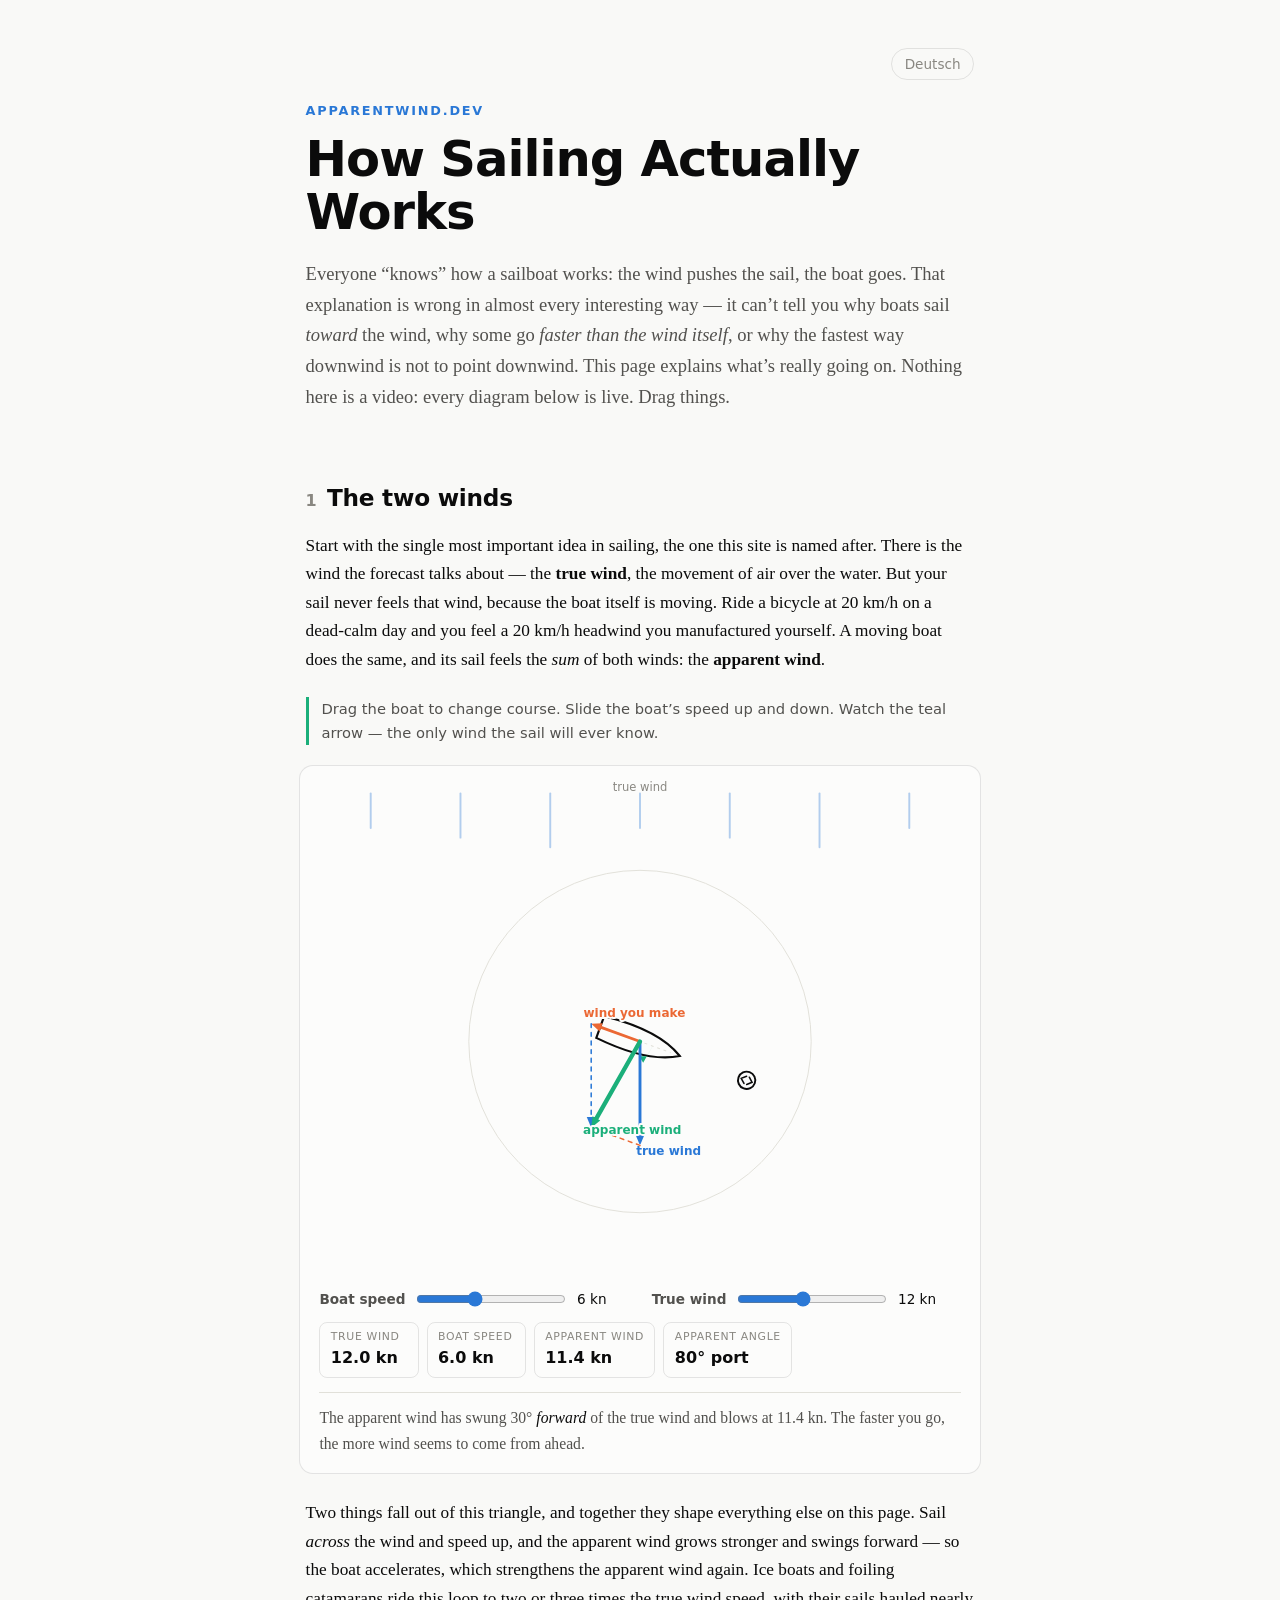
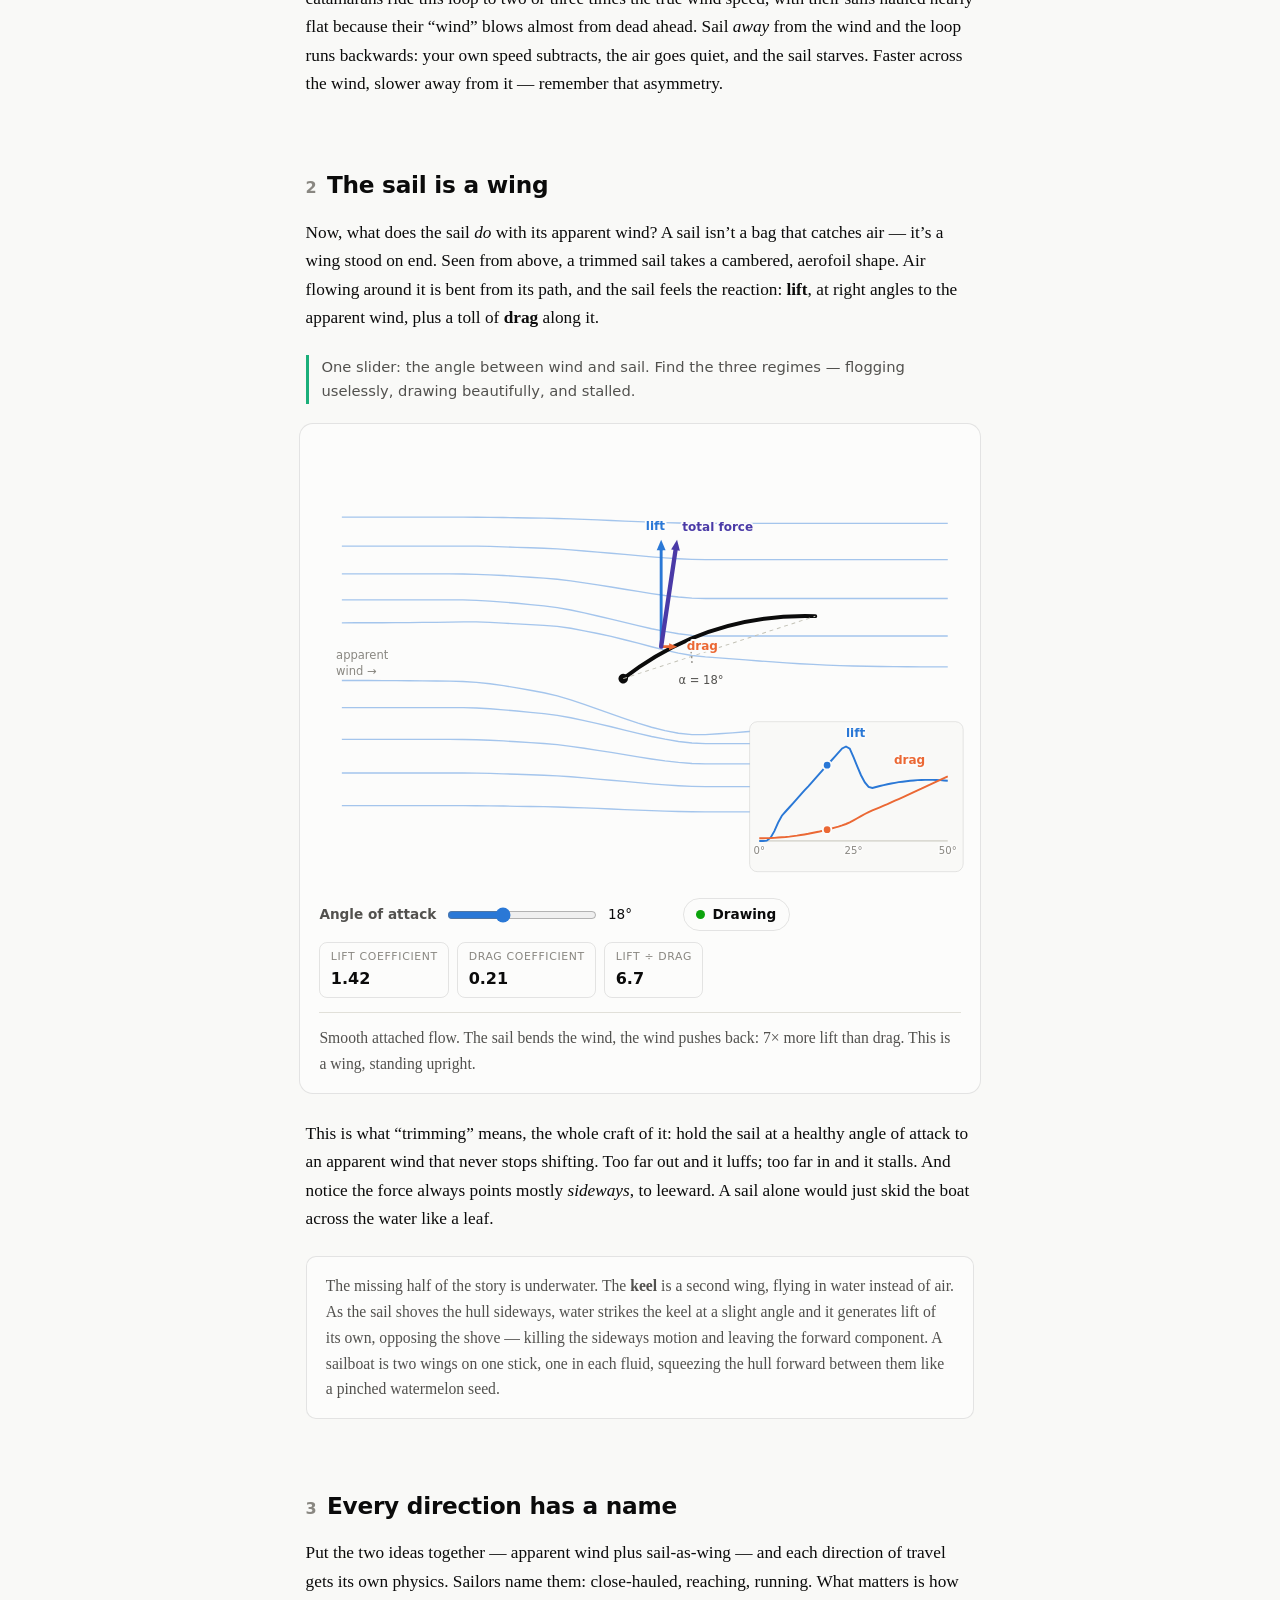
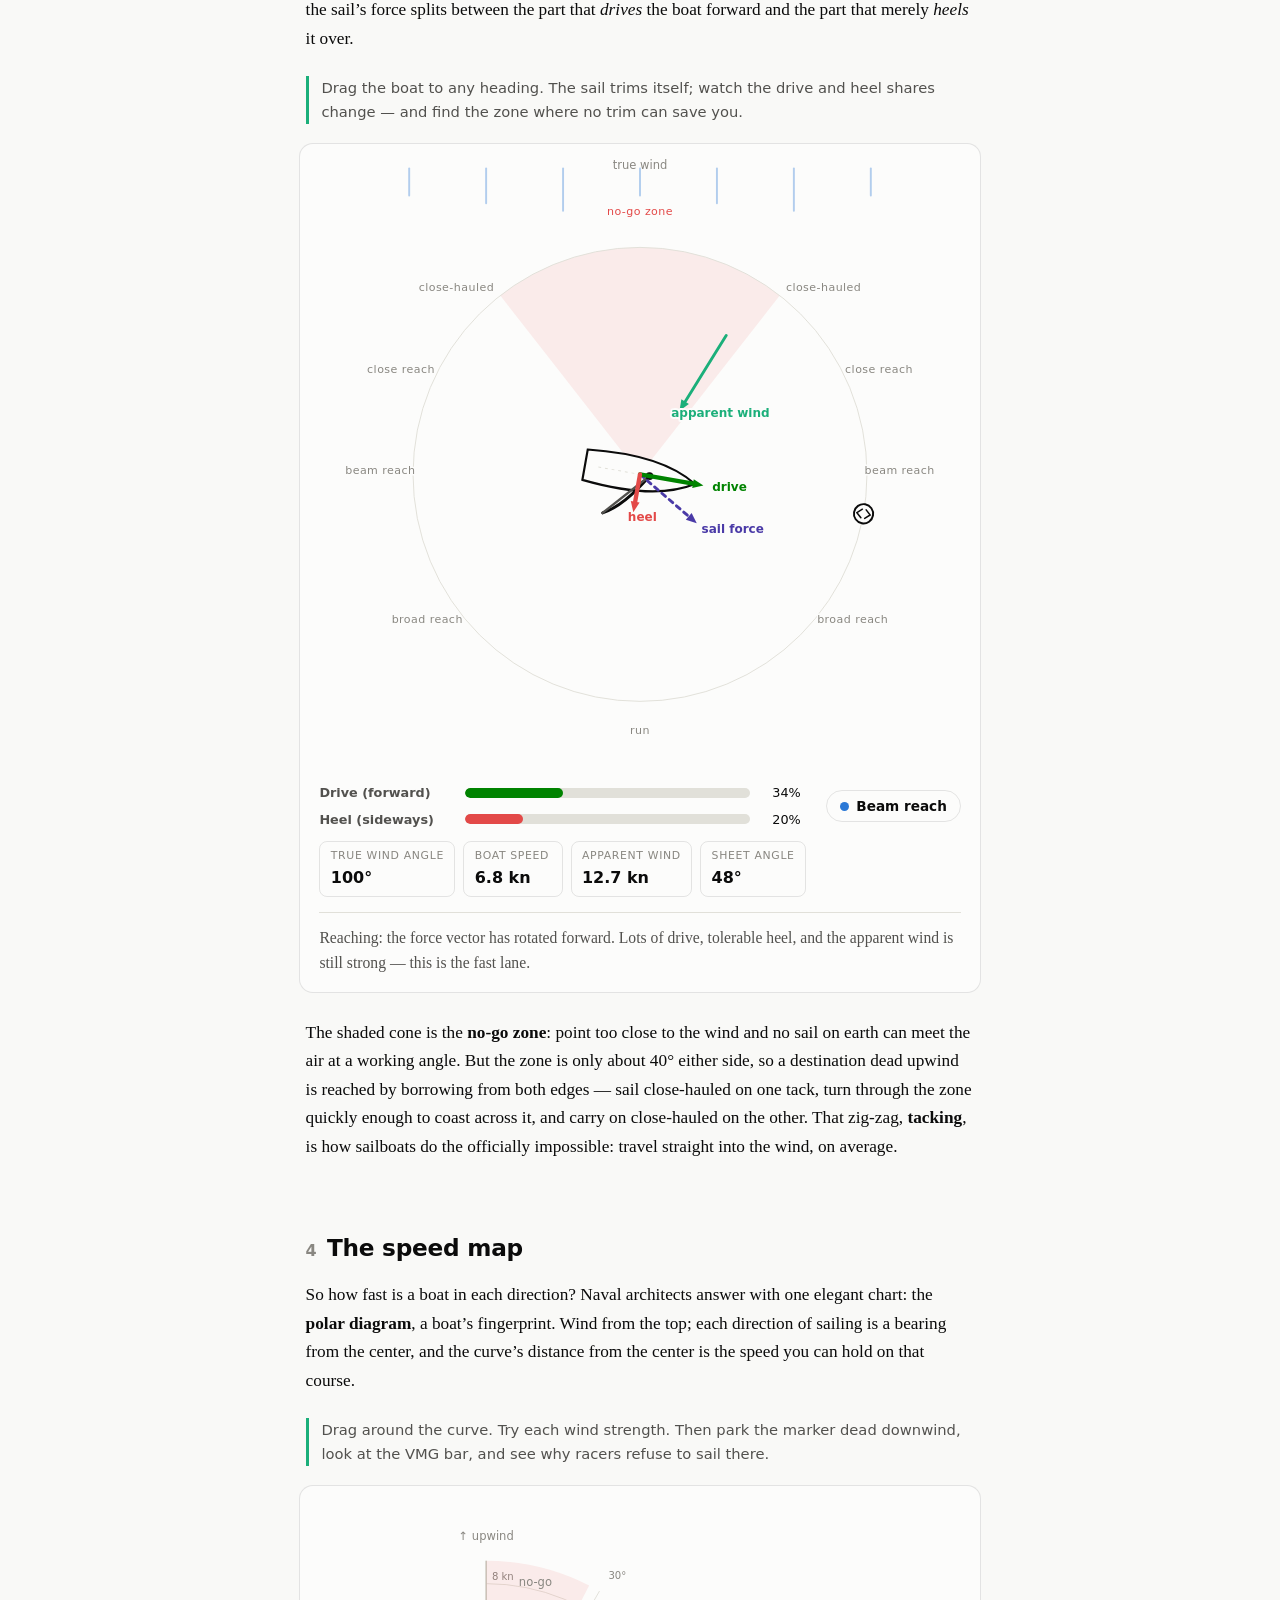
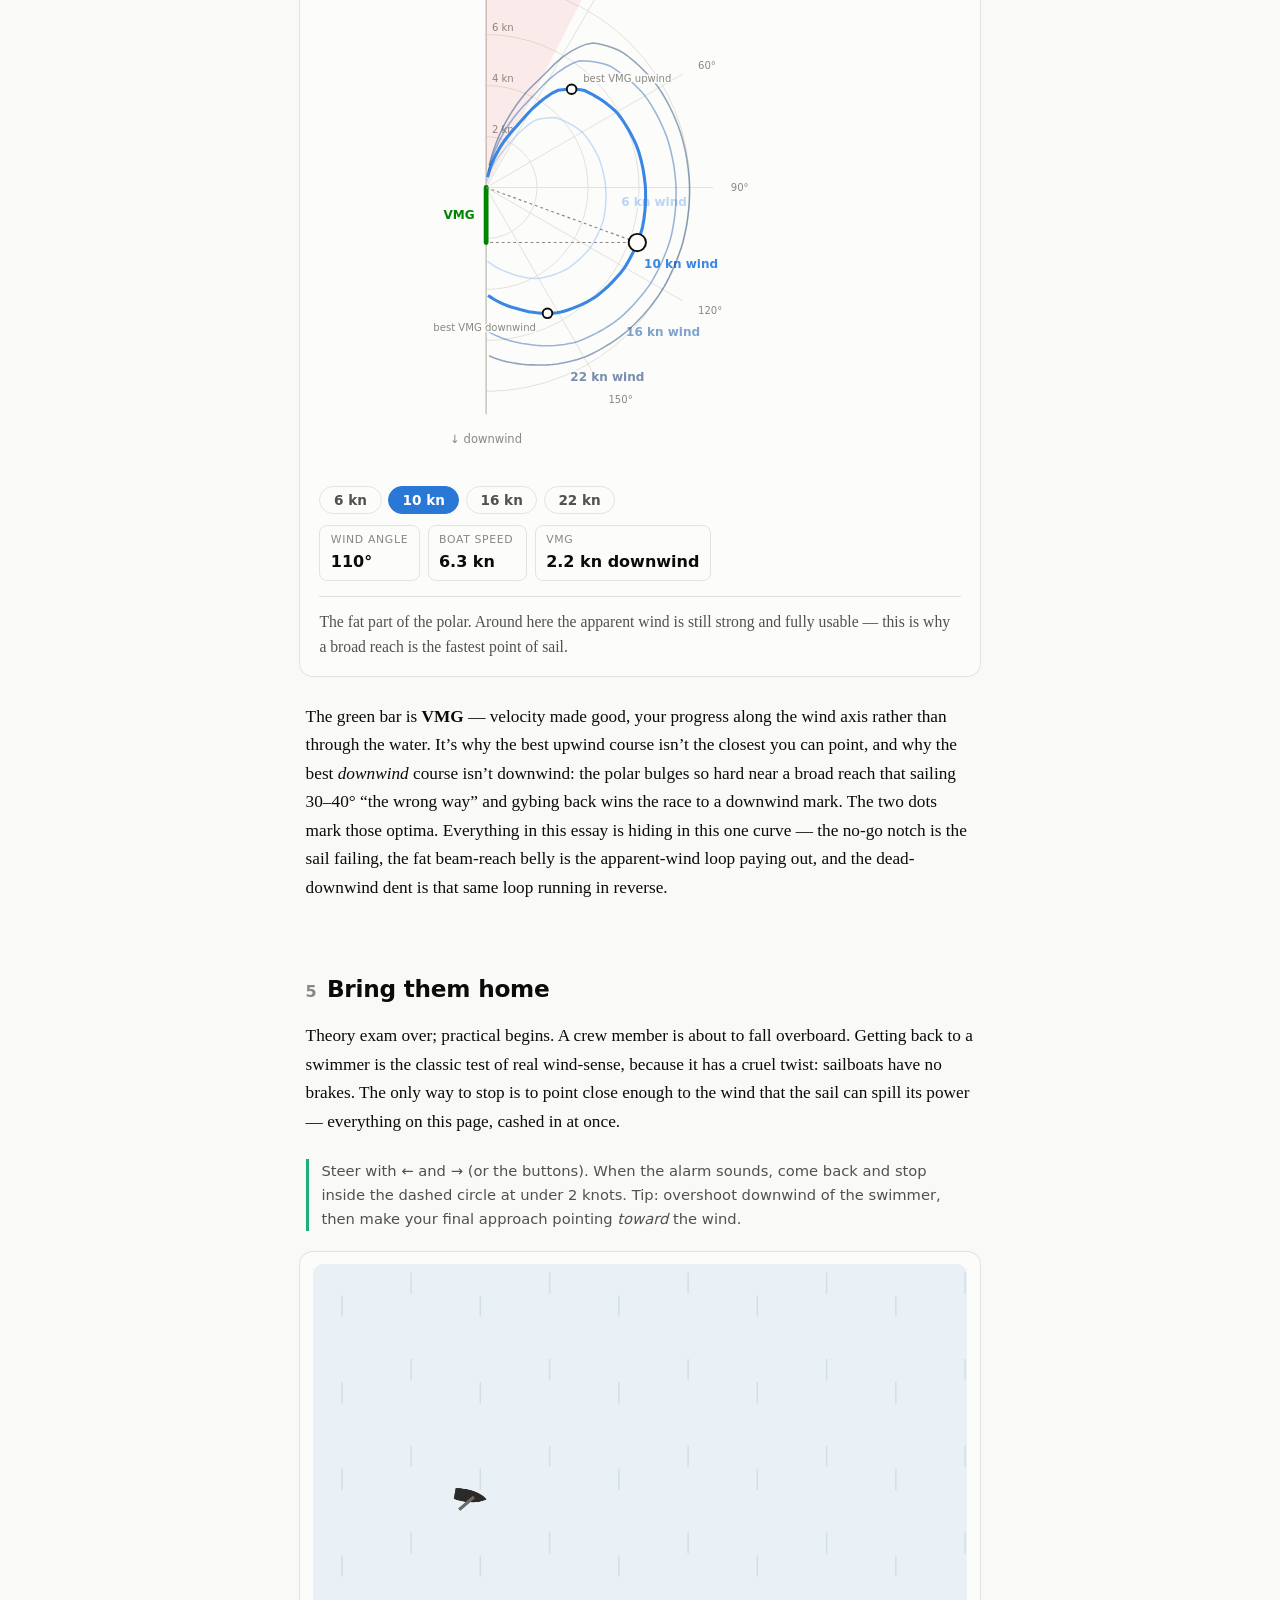
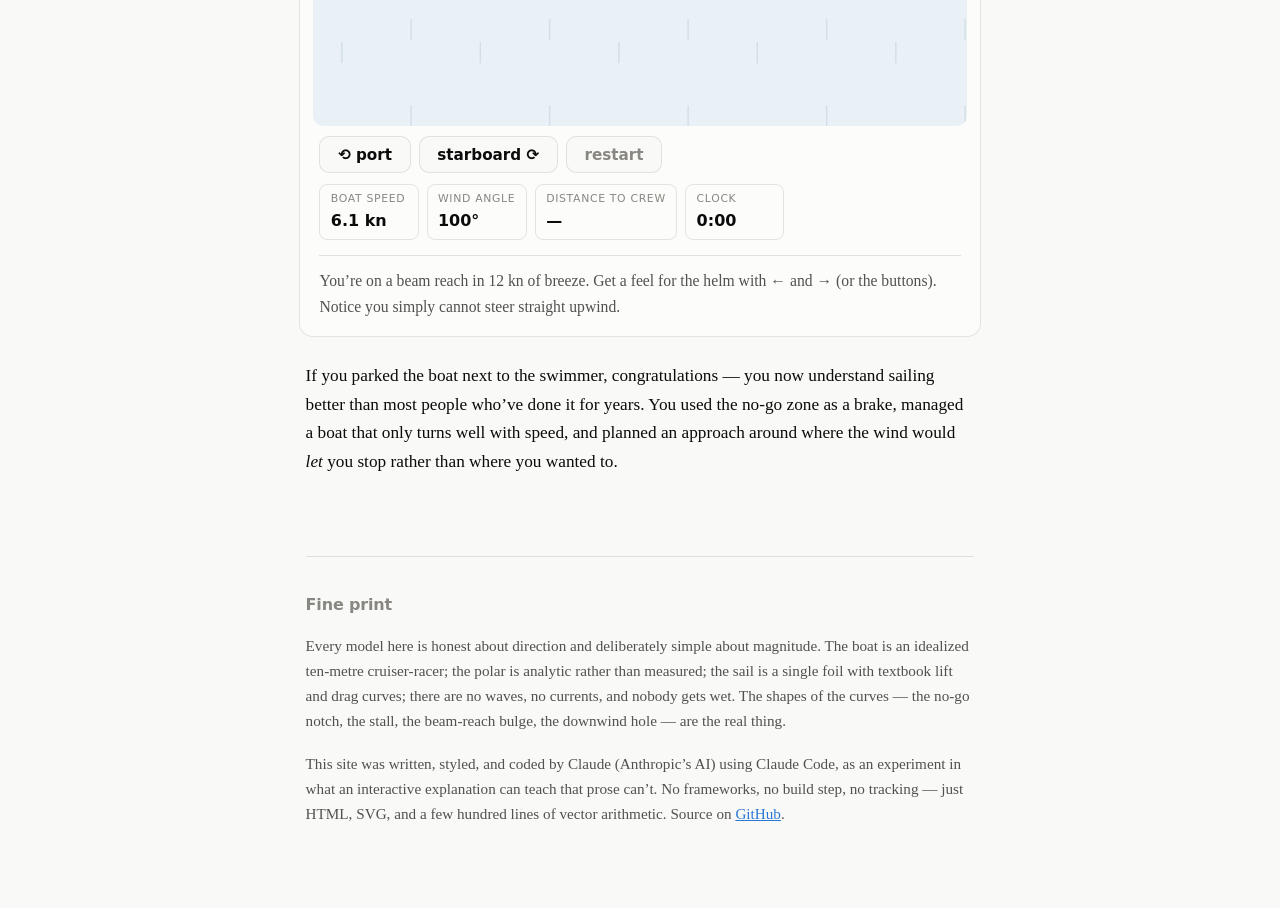
<file: index.html>
<!doctype html>
<html lang="en">
<head>
<meta charset="utf-8">
<meta name="viewport" content="width=device-width, initial-scale=1">
<title>How Sailing Actually Works — apparentwind.dev</title>
<meta name="description" content="An interactive essay on the physics of sailing: apparent wind, sails as wings, points of sail, polar diagrams — and a crew-overboard drill to prove you've got it.">
<link rel="canonical" href="https://apparentwind.dev/">
<link rel="alternate" hreflang="en" href="https://apparentwind.dev/">
<link rel="alternate" hreflang="de" href="https://apparentwind.dev/de/">
<link rel="icon" href="favicon.svg" type="image/svg+xml">
<meta property="og:title" content="How Sailing Actually Works">
<meta property="og:description" content="Drag the boat, trim the sail, read the polar. An explorable explanation of sailing physics.">
<meta property="og:url" content="https://apparentwind.dev/">
<meta property="og:type" content="article">
<link rel="stylesheet" href="css/style.css">
</head>
<body>

<header class="masthead">
  <nav class="lang-switch"><a href="de/" lang="de">Deutsch</a></nav>
  <p class="eyebrow">apparentwind.dev</p>
  <h1>How Sailing Actually Works</h1>
  <p class="standfirst">
    Everyone “knows” how a sailboat works: the wind pushes the sail, the boat goes.
    That explanation is wrong in almost every interesting way — it can’t tell you why
    boats sail <em>toward</em> the wind, why some go <em>faster than the wind itself</em>,
    or why the fastest way downwind is not to point downwind.
    This page explains what’s really going on. Nothing here is a video:
    every diagram below is live. Drag things.
  </p>
</header>

<main>

<section>
  <h2><span class="section-num">1</span> The two winds</h2>
  <p>
    Start with the single most important idea in sailing, the one this site is named
    after. There is the wind the forecast talks about — the <strong>true wind</strong>,
    the movement of air over the water. But your sail never feels that wind, because
    the boat itself is moving. Ride a bicycle at 20&nbsp;km/h on a dead-calm day and
    you feel a 20&nbsp;km/h headwind you manufactured yourself. A moving boat does the
    same, and its sail feels the <em>sum</em> of both winds: the
    <strong>apparent wind</strong>.
  </p>
  <p class="instruction">
    Drag the boat to change course. Slide the boat’s speed up and down.
    Watch the teal arrow — the only wind the sail will ever know.
  </p>

  <figure class="widget" id="widget-apparent">
    <div class="widget-stage"></div>
    <div class="widget-controls"></div>
    <div class="widget-readouts"></div>
    <p class="widget-live" aria-live="polite"></p>
  </figure>

  <p>
    Two things fall out of this triangle, and together they shape everything else on
    this page. Sail <em>across</em> the wind and speed up, and the apparent wind grows
    stronger and swings forward — so the boat accelerates, which strengthens the
    apparent wind again. Ice boats and foiling catamarans ride this loop to two or
    three times the true wind speed, with their sails hauled nearly flat because their
    “wind” blows almost from dead ahead. Sail <em>away</em> from the wind and the
    loop runs backwards: your own speed subtracts, the air goes quiet, and the sail
    starves. Faster across the wind, slower away from it — remember that asymmetry.
  </p>
</section>

<section>
  <h2><span class="section-num">2</span> The sail is a wing</h2>
  <p>
    Now, what does the sail <em>do</em> with its apparent wind? A sail isn’t a bag
    that catches air — it’s a wing stood on end. Seen from above, a trimmed sail
    takes a cambered, aerofoil shape. Air flowing around it is bent from its path,
    and the sail feels the reaction: <strong>lift</strong>, at right angles to the
    apparent wind, plus a toll of <strong>drag</strong> along it.
  </p>
  <p class="instruction">
    One slider: the angle between wind and sail. Find the three regimes —
    flogging uselessly, drawing beautifully, and stalled.
  </p>

  <figure class="widget" id="widget-sail">
    <div class="widget-stage"></div>
    <div class="widget-controls"></div>
    <div class="widget-readouts"></div>
    <p class="widget-live" aria-live="polite"></p>
  </figure>

  <p>
    This is what “trimming” means, the whole craft of it: hold the sail at a healthy
    angle of attack to an apparent wind that never stops shifting. Too far out and it
    luffs; too far in and it stalls. And notice the force always points mostly
    <em>sideways</em>, to leeward. A sail alone would just skid the boat across the
    water like a leaf.
  </p>
  <aside class="note">
    <p>
      The missing half of the story is underwater. The <strong>keel</strong> is a
      second wing, flying in water instead of air. As the sail shoves the hull
      sideways, water strikes the keel at a slight angle and it generates lift of its
      own, opposing the shove — killing the sideways motion and leaving the forward
      component. A sailboat is two wings on one stick, one in each fluid,
      squeezing the hull forward between them like a pinched watermelon seed.
    </p>
  </aside>
</section>

<section>
  <h2><span class="section-num">3</span> Every direction has a name</h2>
  <p>
    Put the two ideas together — apparent wind plus sail-as-wing — and each direction
    of travel gets its own physics. Sailors name them: close-hauled, reaching,
    running. What matters is how the sail’s force splits between the part that
    <em>drives</em> the boat forward and the part that merely <em>heels</em> it over.
  </p>
  <p class="instruction">
    Drag the boat to any heading. The sail trims itself; watch the drive and heel
    shares change — and find the zone where no trim can save you.
  </p>

  <figure class="widget" id="widget-points">
    <div class="widget-stage"></div>
    <div class="widget-controls"></div>
    <div class="widget-readouts"></div>
    <p class="widget-live" aria-live="polite"></p>
  </figure>

  <p>
    The shaded cone is the <strong>no-go zone</strong>: point too close to the wind
    and no sail on earth can meet the air at a working angle. But the zone is only
    about 40° either side, so a destination dead upwind is reached by borrowing from
    both edges — sail close-hauled on one tack, turn through the zone quickly enough
    to coast across it, and carry on close-hauled on the other. That zig-zag,
    <strong>tacking</strong>, is how sailboats do the officially impossible: travel
    straight into the wind, on average.
  </p>
</section>

<section>
  <h2><span class="section-num">4</span> The speed map</h2>
  <p>
    So how fast is a boat in each direction? Naval architects answer with one elegant
    chart: the <strong>polar diagram</strong>, a boat’s fingerprint. Wind from the
    top; each direction of sailing is a bearing from the center, and the curve’s
    distance from the center is the speed you can hold on that course.
  </p>
  <p class="instruction">
    Drag around the curve. Try each wind strength. Then park the marker dead
    downwind, look at the VMG bar, and see why racers refuse to sail there.
  </p>

  <figure class="widget" id="widget-polar">
    <div class="widget-stage"></div>
    <div class="widget-controls"></div>
    <div class="widget-readouts"></div>
    <p class="widget-live" aria-live="polite"></p>
  </figure>

  <p>
    The green bar is <strong>VMG</strong> — velocity made good, your progress along
    the wind axis rather than through the water. It’s why the best upwind course
    isn’t the closest you can point, and why the best <em>downwind</em> course isn’t
    downwind: the polar bulges so hard near a broad reach that sailing 30–40° “the
    wrong way” and gybing back wins the race to a downwind mark. The two dots mark
    those optima. Everything in this essay is hiding in this one curve — the no-go
    notch is the sail failing, the fat beam-reach belly is the apparent-wind loop
    paying out, and the dead-downwind dent is that same loop running in reverse.
  </p>
</section>

<section>
  <h2><span class="section-num">5</span> Bring them home</h2>
  <p>
    Theory exam over; practical begins. A crew member is about to fall overboard.
    Getting back to a swimmer is the classic test of real wind-sense, because it has
    a cruel twist: sailboats have no brakes. The only way to stop is to point close
    enough to the wind that the sail can spill its power — everything on this page,
    cashed in at once.
  </p>
  <p class="instruction">
    Steer with ← and → (or the buttons). When the alarm sounds, come back and stop
    inside the dashed circle at under 2 knots. Tip: overshoot downwind of the
    swimmer, then make your final approach pointing <em>toward</em> the wind.
  </p>

  <figure class="widget widget-sim" id="widget-mob">
    <div class="widget-stage"></div>
    <div class="widget-controls"></div>
    <div class="widget-readouts"></div>
    <p class="widget-live" aria-live="polite"></p>
  </figure>

  <p>
    If you parked the boat next to the swimmer, congratulations — you now understand
    sailing better than most people who’ve done it for years. You used the no-go zone
    as a brake, managed a boat that only turns well with speed, and planned an
    approach around where the wind would <em>let</em> you stop rather than where
    you wanted to.
  </p>
</section>

<section class="colophon">
  <h2>Fine print</h2>
  <p>
    Every model here is honest about direction and deliberately simple about
    magnitude. The boat is an idealized ten-metre cruiser-racer; the polar is
    analytic rather than measured; the sail is a single foil with textbook lift and
    drag curves; there are no waves, no currents, and nobody gets wet. The shapes of
    the curves — the no-go notch, the stall, the beam-reach bulge, the downwind
    hole — are the real thing.
  </p>
  <p>
    This site was written, styled, and coded by Claude (Anthropic’s AI) using
    Claude Code, as an experiment in what an interactive explanation can teach that
    prose can’t. No frameworks, no build step, no tracking — just HTML, SVG, and a
    few hundred lines of vector arithmetic.
    Source on <a href="https://github.com/blizzarac/apparentwind.dev">GitHub</a>.
  </p>
</section>

</main>

<noscript>
  <p class="noscript-note">
    The diagrams on this page are interactive and need JavaScript — without it
    you’re getting the wrong mental model of this website.
  </p>
</noscript>

<script type="module" src="js/main.js"></script>
</body>
</html>
</file>
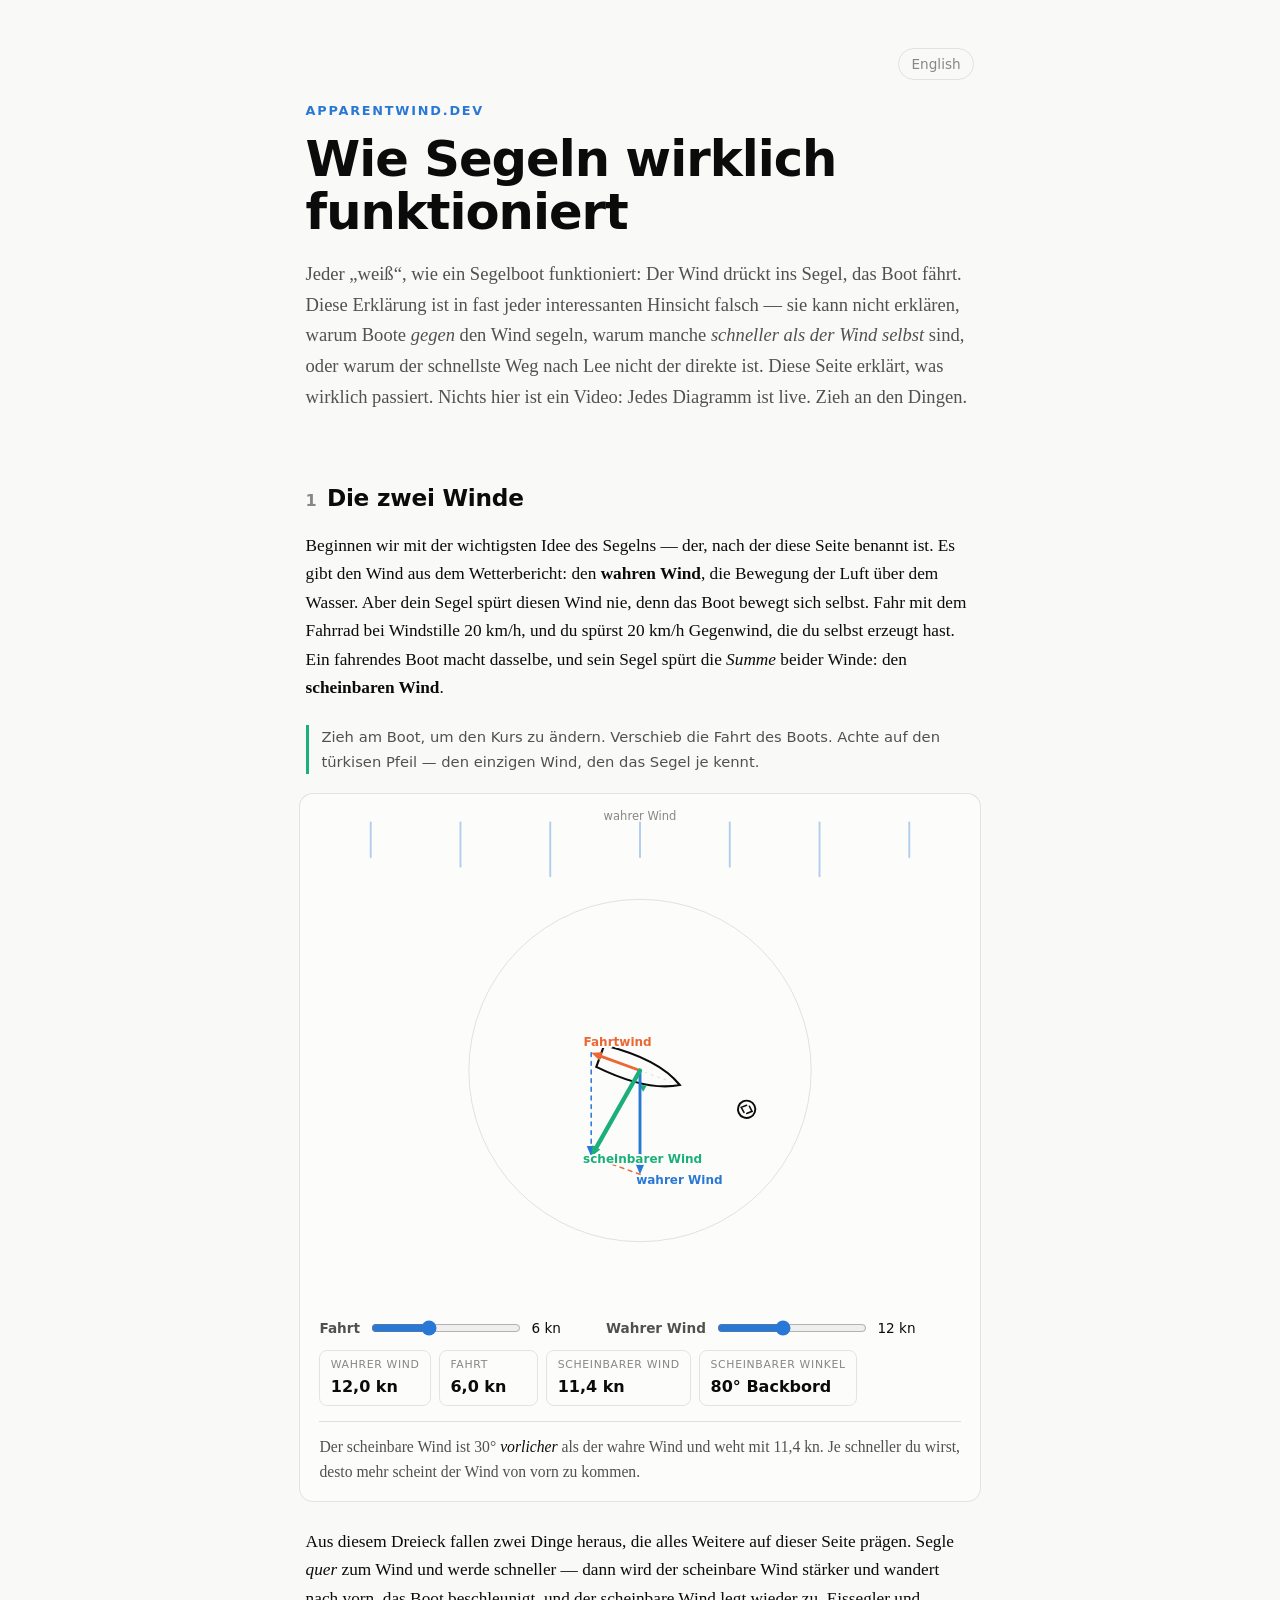
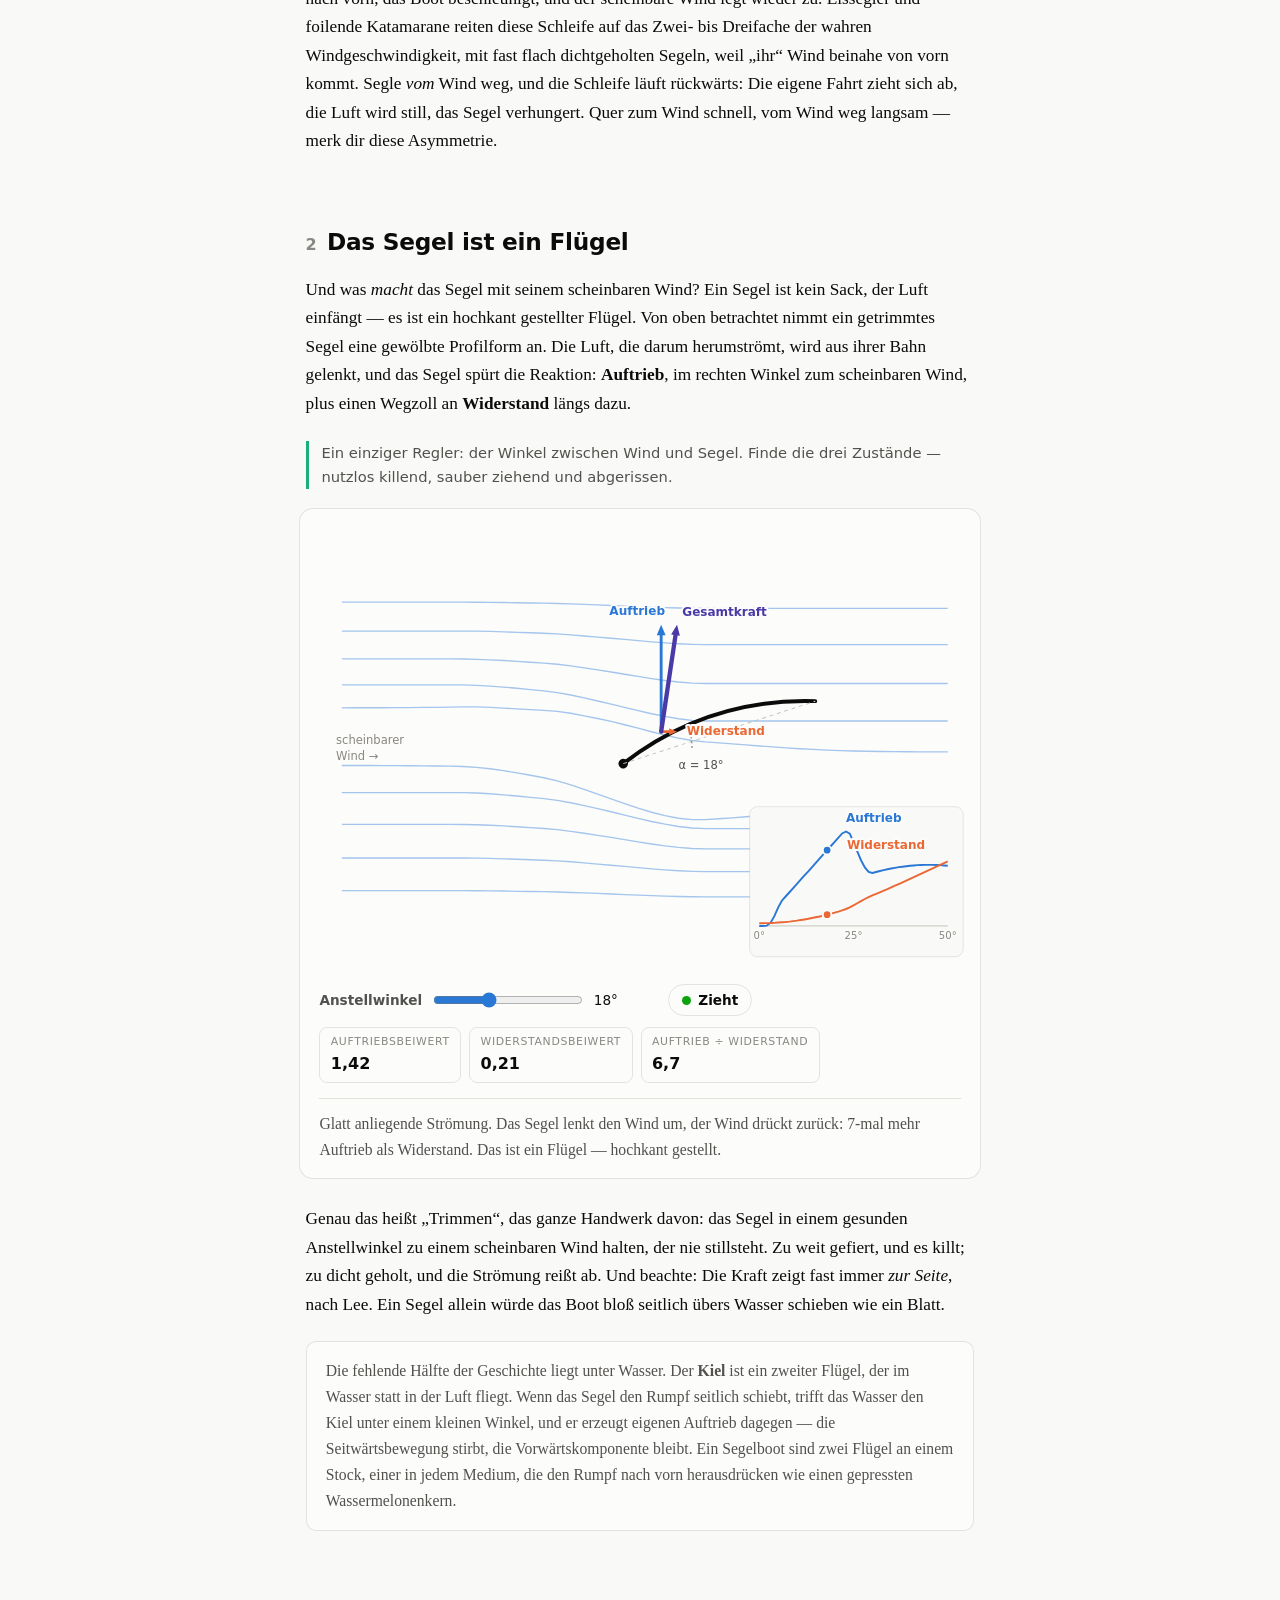
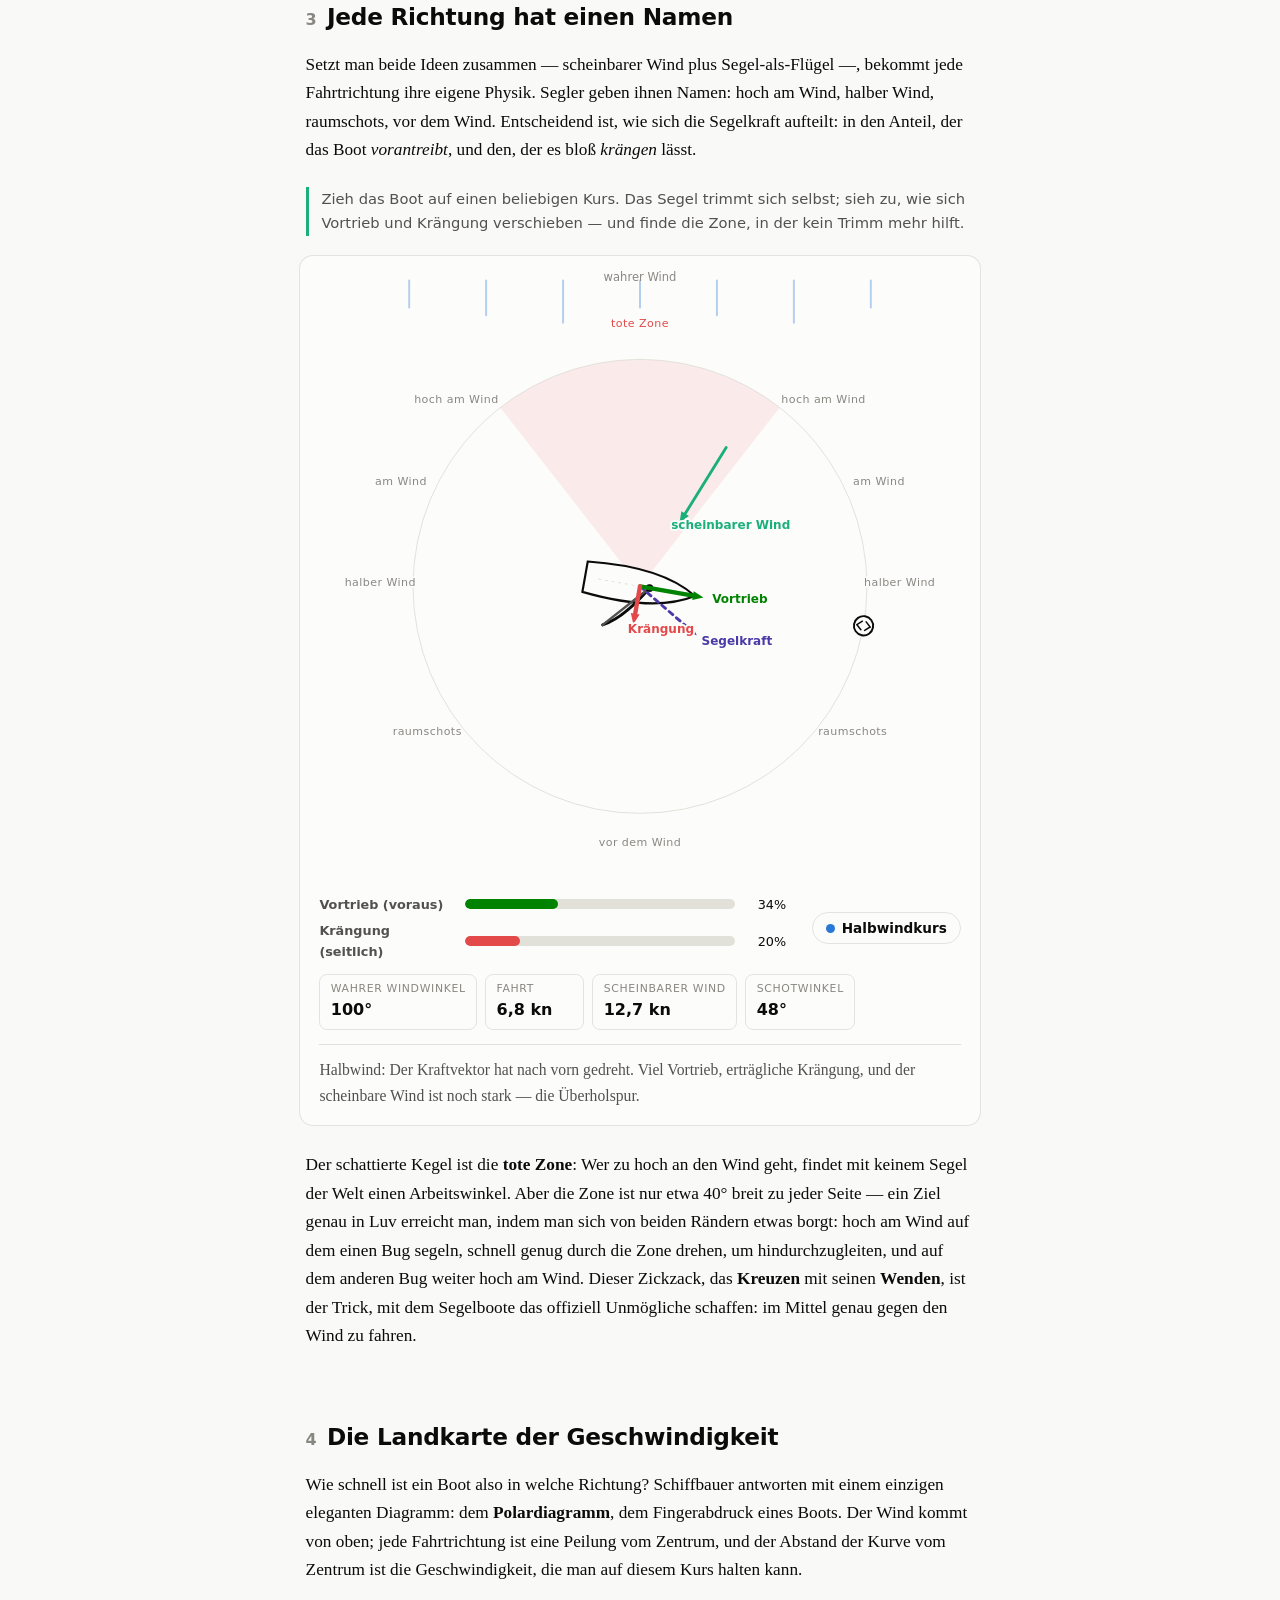
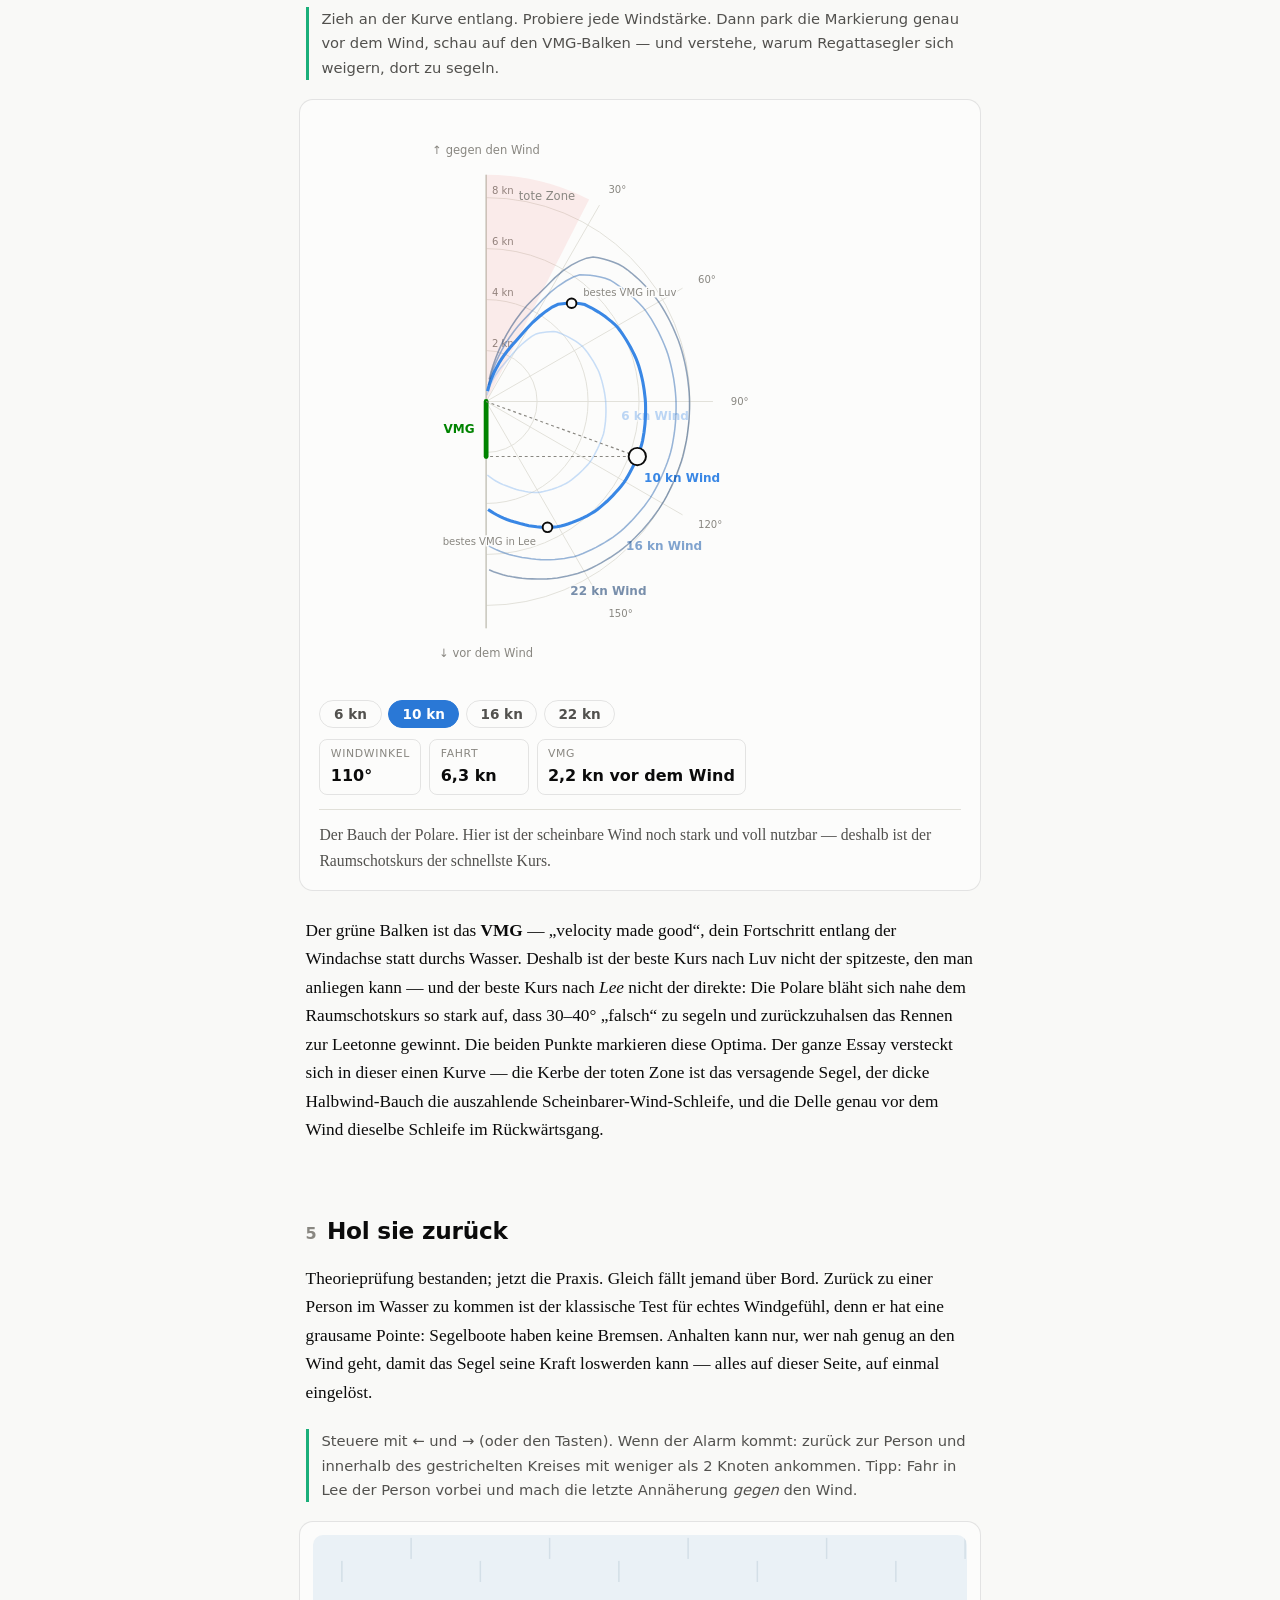
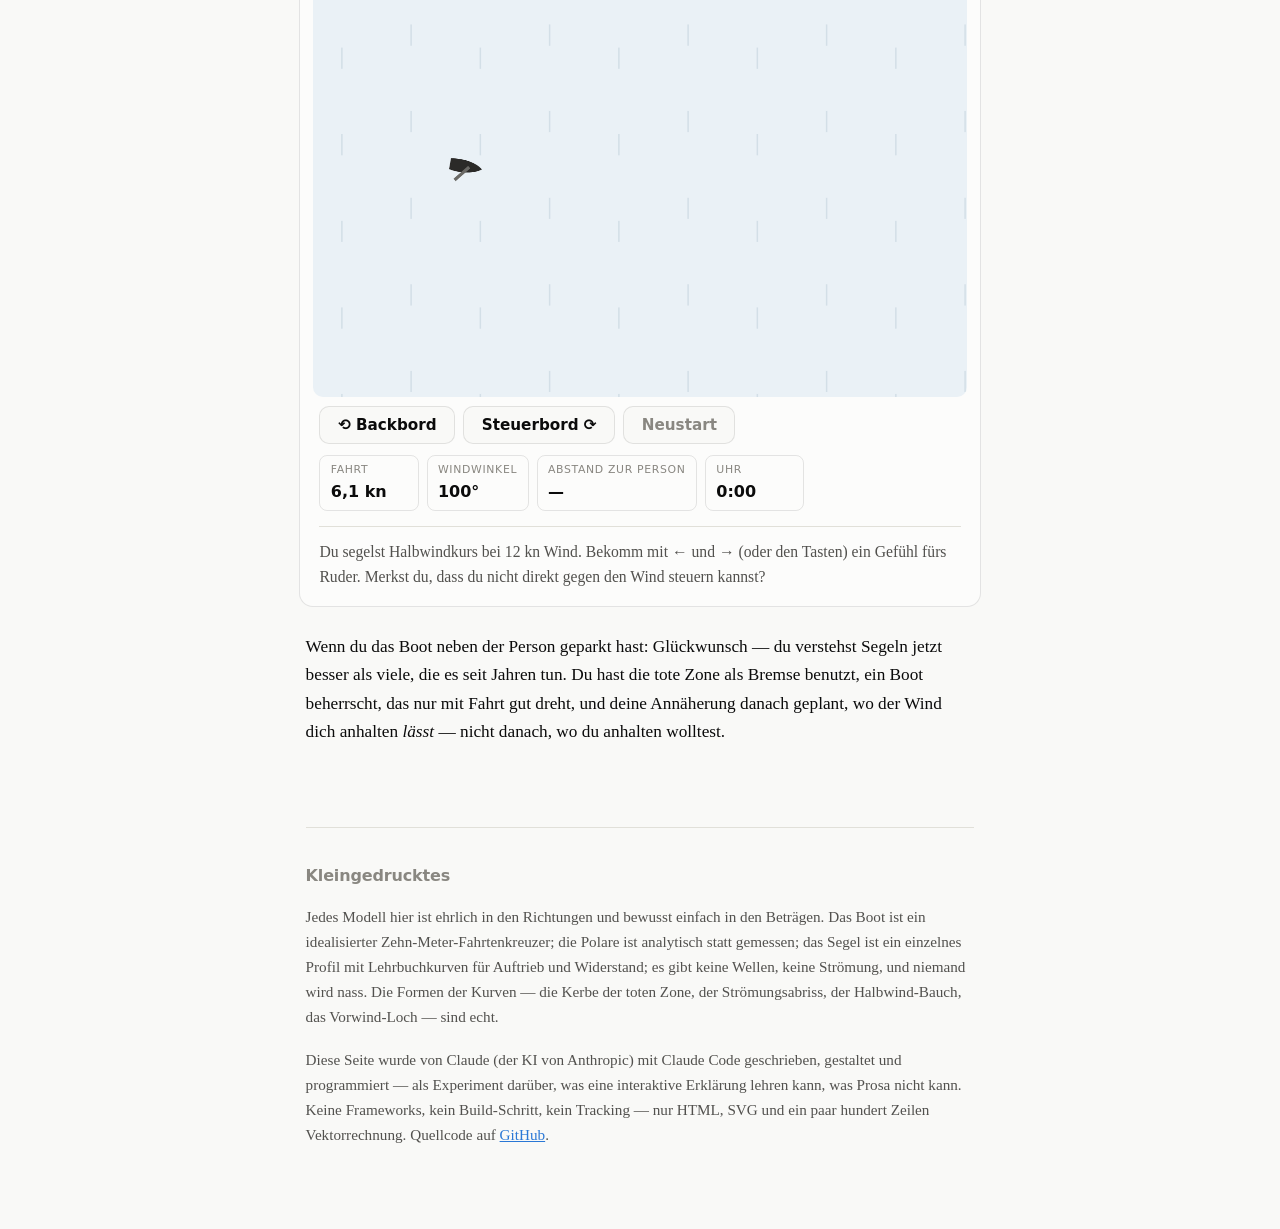
<file: de/index.html>
<!doctype html>
<html lang="de">
<head>
<meta charset="utf-8">
<meta name="viewport" content="width=device-width, initial-scale=1">
<title>Wie Segeln wirklich funktioniert — apparentwind.dev</title>
<meta name="description" content="Ein interaktiver Essay über die Physik des Segelns: scheinbarer Wind, das Segel als Flügel, Kurse zum Wind, Polardiagramme — und ein Mensch-über-Bord-Manöver zum Beweis.">
<link rel="canonical" href="https://apparentwind.dev/de/">
<link rel="alternate" hreflang="en" href="https://apparentwind.dev/">
<link rel="alternate" hreflang="de" href="https://apparentwind.dev/de/">
<link rel="icon" href="../favicon.svg" type="image/svg+xml">
<meta property="og:title" content="Wie Segeln wirklich funktioniert">
<meta property="og:description" content="Zieh am Boot, trimm das Segel, lies die Polare. Eine interaktive Erklärung der Segelphysik.">
<meta property="og:url" content="https://apparentwind.dev/de/">
<meta property="og:type" content="article">
<link rel="stylesheet" href="../css/style.css">
</head>
<body>

<header class="masthead">
  <nav class="lang-switch"><a href="../" lang="en">English</a></nav>
  <p class="eyebrow">apparentwind.dev</p>
  <h1>Wie Segeln wirklich funktioniert</h1>
  <p class="standfirst">
    Jeder „weiß“, wie ein Segelboot funktioniert: Der Wind drückt ins Segel, das Boot
    fährt. Diese Erklärung ist in fast jeder interessanten Hinsicht falsch — sie kann
    nicht erklären, warum Boote <em>gegen</em> den Wind segeln, warum manche
    <em>schneller als der Wind selbst</em> sind, oder warum der schnellste Weg nach
    Lee nicht der direkte ist. Diese Seite erklärt, was wirklich passiert. Nichts
    hier ist ein Video: Jedes Diagramm ist live. Zieh an den Dingen.
  </p>
</header>

<main>

<section>
  <h2><span class="section-num">1</span> Die zwei Winde</h2>
  <p>
    Beginnen wir mit der wichtigsten Idee des Segelns — der, nach der diese Seite
    benannt ist. Es gibt den Wind aus dem Wetterbericht: den <strong>wahren
    Wind</strong>, die Bewegung der Luft über dem Wasser. Aber dein Segel spürt
    diesen Wind nie, denn das Boot bewegt sich selbst. Fahr mit dem Fahrrad bei
    Windstille 20&nbsp;km/h, und du spürst 20&nbsp;km/h Gegenwind, die du selbst
    erzeugt hast. Ein fahrendes Boot macht dasselbe, und sein Segel spürt die
    <em>Summe</em> beider Winde: den <strong>scheinbaren Wind</strong>.
  </p>
  <p class="instruction">
    Zieh am Boot, um den Kurs zu ändern. Verschieb die Fahrt des Boots.
    Achte auf den türkisen Pfeil — den einzigen Wind, den das Segel je kennt.
  </p>

  <figure class="widget" id="widget-apparent">
    <div class="widget-stage"></div>
    <div class="widget-controls"></div>
    <div class="widget-readouts"></div>
    <p class="widget-live" aria-live="polite"></p>
  </figure>

  <p>
    Aus diesem Dreieck fallen zwei Dinge heraus, die alles Weitere auf dieser Seite
    prägen. Segle <em>quer</em> zum Wind und werde schneller — dann wird der
    scheinbare Wind stärker und wandert nach vorn, das Boot beschleunigt, und der
    scheinbare Wind legt wieder zu. Eissegler und foilende Katamarane reiten diese
    Schleife auf das Zwei- bis Dreifache der wahren Windgeschwindigkeit, mit fast
    flach dichtgeholten Segeln, weil „ihr“ Wind beinahe von vorn kommt. Segle
    <em>vom</em> Wind weg, und die Schleife läuft rückwärts: Die eigene Fahrt zieht
    sich ab, die Luft wird still, das Segel verhungert. Quer zum Wind schnell, vom
    Wind weg langsam — merk dir diese Asymmetrie.
  </p>
</section>

<section>
  <h2><span class="section-num">2</span> Das Segel ist ein Flügel</h2>
  <p>
    Und was <em>macht</em> das Segel mit seinem scheinbaren Wind? Ein Segel ist kein
    Sack, der Luft einfängt — es ist ein hochkant gestellter Flügel. Von oben
    betrachtet nimmt ein getrimmtes Segel eine gewölbte Profilform an. Die Luft, die
    darum herumströmt, wird aus ihrer Bahn gelenkt, und das Segel spürt die
    Reaktion: <strong>Auftrieb</strong>, im rechten Winkel zum scheinbaren Wind,
    plus einen Wegzoll an <strong>Widerstand</strong> längs dazu.
  </p>
  <p class="instruction">
    Ein einziger Regler: der Winkel zwischen Wind und Segel. Finde die drei
    Zustände — nutzlos killend, sauber ziehend und abgerissen.
  </p>

  <figure class="widget" id="widget-sail">
    <div class="widget-stage"></div>
    <div class="widget-controls"></div>
    <div class="widget-readouts"></div>
    <p class="widget-live" aria-live="polite"></p>
  </figure>

  <p>
    Genau das heißt „Trimmen“, das ganze Handwerk davon: das Segel in einem
    gesunden Anstellwinkel zu einem scheinbaren Wind halten, der nie stillsteht.
    Zu weit gefiert, und es killt; zu dicht geholt, und die Strömung reißt ab. Und
    beachte: Die Kraft zeigt fast immer <em>zur Seite</em>, nach Lee. Ein Segel
    allein würde das Boot bloß seitlich übers Wasser schieben wie ein Blatt.
  </p>
  <aside class="note">
    <p>
      Die fehlende Hälfte der Geschichte liegt unter Wasser. Der
      <strong>Kiel</strong> ist ein zweiter Flügel, der im Wasser statt in der Luft
      fliegt. Wenn das Segel den Rumpf seitlich schiebt, trifft das Wasser den Kiel
      unter einem kleinen Winkel, und er erzeugt eigenen Auftrieb dagegen — die
      Seitwärtsbewegung stirbt, die Vorwärtskomponente bleibt. Ein Segelboot sind
      zwei Flügel an einem Stock, einer in jedem Medium, die den Rumpf nach vorn
      herausdrücken wie einen gepressten Wassermelonenkern.
    </p>
  </aside>
</section>

<section>
  <h2><span class="section-num">3</span> Jede Richtung hat einen Namen</h2>
  <p>
    Setzt man beide Ideen zusammen — scheinbarer Wind plus Segel-als-Flügel —,
    bekommt jede Fahrtrichtung ihre eigene Physik. Segler geben ihnen Namen:
    hoch am Wind, halber Wind, raumschots, vor dem Wind. Entscheidend ist, wie sich
    die Segelkraft aufteilt: in den Anteil, der das Boot <em>vorantreibt</em>, und
    den, der es bloß <em>krängen</em> lässt.
  </p>
  <p class="instruction">
    Zieh das Boot auf einen beliebigen Kurs. Das Segel trimmt sich selbst; sieh zu,
    wie sich Vortrieb und Krängung verschieben — und finde die Zone, in der kein
    Trimm mehr hilft.
  </p>

  <figure class="widget" id="widget-points">
    <div class="widget-stage"></div>
    <div class="widget-controls"></div>
    <div class="widget-readouts"></div>
    <p class="widget-live" aria-live="polite"></p>
  </figure>

  <p>
    Der schattierte Kegel ist die <strong>tote Zone</strong>: Wer zu hoch an den
    Wind geht, findet mit keinem Segel der Welt einen Arbeitswinkel. Aber die Zone
    ist nur etwa 40° breit zu jeder Seite — ein Ziel genau in Luv erreicht man,
    indem man sich von beiden Rändern etwas borgt: hoch am Wind auf dem einen Bug
    segeln, schnell genug durch die Zone drehen, um hindurchzugleiten, und auf dem
    anderen Bug weiter hoch am Wind. Dieser Zickzack, das <strong>Kreuzen</strong>
    mit seinen <strong>Wenden</strong>, ist der Trick, mit dem Segelboote das
    offiziell Unmögliche schaffen: im Mittel genau gegen den Wind zu fahren.
  </p>
</section>

<section>
  <h2><span class="section-num">4</span> Die Landkarte der Geschwindigkeit</h2>
  <p>
    Wie schnell ist ein Boot also in welche Richtung? Schiffbauer antworten mit
    einem einzigen eleganten Diagramm: dem <strong>Polardiagramm</strong>, dem
    Fingerabdruck eines Boots. Der Wind kommt von oben; jede Fahrtrichtung ist eine
    Peilung vom Zentrum, und der Abstand der Kurve vom Zentrum ist die
    Geschwindigkeit, die man auf diesem Kurs halten kann.
  </p>
  <p class="instruction">
    Zieh an der Kurve entlang. Probiere jede Windstärke. Dann park die Markierung
    genau vor dem Wind, schau auf den VMG-Balken — und verstehe, warum Regattasegler
    sich weigern, dort zu segeln.
  </p>

  <figure class="widget" id="widget-polar">
    <div class="widget-stage"></div>
    <div class="widget-controls"></div>
    <div class="widget-readouts"></div>
    <p class="widget-live" aria-live="polite"></p>
  </figure>

  <p>
    Der grüne Balken ist das <strong>VMG</strong> — „velocity made good“, dein
    Fortschritt entlang der Windachse statt durchs Wasser. Deshalb ist der beste
    Kurs nach Luv nicht der spitzeste, den man anliegen kann — und der beste Kurs
    nach <em>Lee</em> nicht der direkte: Die Polare bläht sich nahe dem
    Raumschotskurs so stark auf, dass 30–40° „falsch“ zu segeln und zurückzuhalsen
    das Rennen zur Leetonne gewinnt. Die beiden Punkte markieren diese Optima. Der
    ganze Essay versteckt sich in dieser einen Kurve — die Kerbe der toten Zone ist
    das versagende Segel, der dicke Halbwind-Bauch die auszahlende
    Scheinbarer-Wind-Schleife, und die Delle genau vor dem Wind dieselbe Schleife im
    Rückwärtsgang.
  </p>
</section>

<section>
  <h2><span class="section-num">5</span> Hol sie zurück</h2>
  <p>
    Theorieprüfung bestanden; jetzt die Praxis. Gleich fällt jemand über Bord.
    Zurück zu einer Person im Wasser zu kommen ist der klassische Test für echtes
    Windgefühl, denn er hat eine grausame Pointe: Segelboote haben keine Bremsen.
    Anhalten kann nur, wer nah genug an den Wind geht, damit das Segel seine Kraft
    loswerden kann — alles auf dieser Seite, auf einmal eingelöst.
  </p>
  <p class="instruction">
    Steuere mit ← und → (oder den Tasten). Wenn der Alarm kommt: zurück zur Person
    und innerhalb des gestrichelten Kreises mit weniger als 2 Knoten ankommen.
    Tipp: Fahr in Lee der Person vorbei und mach die letzte Annäherung
    <em>gegen</em> den Wind.
  </p>

  <figure class="widget widget-sim" id="widget-mob">
    <div class="widget-stage"></div>
    <div class="widget-controls"></div>
    <div class="widget-readouts"></div>
    <p class="widget-live" aria-live="polite"></p>
  </figure>

  <p>
    Wenn du das Boot neben der Person geparkt hast: Glückwunsch — du verstehst
    Segeln jetzt besser als viele, die es seit Jahren tun. Du hast die tote Zone
    als Bremse benutzt, ein Boot beherrscht, das nur mit Fahrt gut dreht, und
    deine Annäherung danach geplant, wo der Wind dich anhalten <em>lässt</em> —
    nicht danach, wo du anhalten wolltest.
  </p>
</section>

<section class="colophon">
  <h2>Kleingedrucktes</h2>
  <p>
    Jedes Modell hier ist ehrlich in den Richtungen und bewusst einfach in den
    Beträgen. Das Boot ist ein idealisierter Zehn-Meter-Fahrtenkreuzer; die Polare
    ist analytisch statt gemessen; das Segel ist ein einzelnes Profil mit
    Lehrbuchkurven für Auftrieb und Widerstand; es gibt keine Wellen, keine
    Strömung, und niemand wird nass. Die Formen der Kurven — die Kerbe der toten
    Zone, der Strömungsabriss, der Halbwind-Bauch, das Vorwind-Loch — sind echt.
  </p>
  <p>
    Diese Seite wurde von Claude (der KI von Anthropic) mit Claude Code
    geschrieben, gestaltet und programmiert — als Experiment darüber, was eine
    interaktive Erklärung lehren kann, was Prosa nicht kann. Keine Frameworks,
    kein Build-Schritt, kein Tracking — nur HTML, SVG und ein paar hundert Zeilen
    Vektorrechnung.
    Quellcode auf <a href="https://github.com/blizzarac/apparentwind.dev">GitHub</a>.
  </p>
</section>

</main>

<noscript>
  <p class="noscript-note">
    Die Diagramme auf dieser Seite sind interaktiv und brauchen JavaScript — ohne
    bekommst du das falsche mentale Modell dieser Website.
  </p>
</noscript>

<script type="module" src="../js/main.js"></script>
</body>
</html>
</file>
<file: css/style.css>
/* apparentwind.dev — one stylesheet, no build step.
   Light theme on :root; dark via prefers-color-scheme. */

:root {
  color-scheme: light;
  --page: #f9f9f7;
  --surface: #fcfcfb;
  --ink-1: #0b0b0b;
  --ink-2: #52514e;
  --ink-3: #898781;
  --grid: #e1e0d9;
  --baseline: #c3c2b7;
  --border: rgba(11, 11, 11, 0.10);

  /* vector roles (categorical slots, fixed order, always direct-labeled) */
  --c-true: #2a78d6;      /* true wind */
  --c-boat: #eb6834;      /* wind made by boat speed */
  --c-apparent: #1baf7a;  /* apparent wind */
  --c-force: #4a3aa7;     /* total aerodynamic force */
  --c-drive: #008300;     /* forward component / VMG */
  --c-heel: #e34948;      /* sideways component / MOB */

  /* sequential blue ramp for the polar curves (light air → heavy air) */
  --polar-1: #86b6ef;
  --polar-2: #3987e5;
  --polar-3: #1c5cab;
  --polar-4: #0d366b;

  /* status (chips) */
  --st-good: #0ca30c;
  --st-warn: #fab219;
  --st-crit: #d03b3b;

  /* simulator */
  --sim-water: #eaf1f6;
  --sim-streak: rgba(11, 60, 100, 0.10);
  --sim-trail: rgba(11, 60, 100, 0.22);
  --sim-hull: #2b2a28;
  --sim-sail: #6b6a66;
}

@media (prefers-color-scheme: dark) {
  :root {
    color-scheme: dark;
    --page: #0d0d0d;
    --surface: #1a1a19;
    --ink-1: #ffffff;
    --ink-2: #c3c2b7;
    --ink-3: #898781;
    --grid: #2c2c2a;
    --baseline: #383835;
    --border: rgba(255, 255, 255, 0.10);

    --c-true: #3987e5;
    --c-boat: #d95926;
    --c-apparent: #1baf7a;
    --c-force: #9085e9;
    --c-drive: #0ca30c;
    --c-heel: #e66767;

    --polar-1: #b7d3f6;
    --polar-2: #6da7ec;
    --polar-3: #2a78d6;
    --polar-4: #184f95;

    --sim-water: #10171d;
    --sim-streak: rgba(150, 200, 240, 0.10);
    --sim-trail: rgba(150, 200, 240, 0.25);
    --sim-hull: #e8e6df;
    --sim-sail: #a5a39b;
  }
}

/* ---------- base ---------- */

* { box-sizing: border-box; }

html { scroll-behavior: smooth; }

body {
  margin: 0;
  background: var(--page);
  color: var(--ink-1);
  font-family: Charter, "Bitstream Charter", "Sitka Text", Cambria, Georgia, serif;
  font-size: 1.08rem;
  line-height: 1.65;
  -webkit-font-smoothing: antialiased;
}

main, .masthead {
  max-width: 44rem;
  margin: 0 auto;
  padding: 0 1.1rem;
}

h1, h2, .eyebrow, .instruction {
  font-family: system-ui, -apple-system, "Segoe UI", sans-serif;
}

a { color: var(--c-true); }

strong { font-weight: 700; }

/* ---------- masthead ---------- */

.masthead { padding-top: 3rem; }

.lang-switch {
  display: flex;
  justify-content: flex-end;
  font-family: system-ui, -apple-system, "Segoe UI", sans-serif;
  font-size: 0.85rem;
  margin-bottom: 1.2rem;
}
.lang-switch a {
  color: var(--ink-3);
  text-decoration: none;
  border: 1px solid var(--border);
  border-radius: 999px;
  padding: 0.25rem 0.8rem;
}
.lang-switch a:hover { color: var(--ink-1); border-color: var(--ink-3); }

.eyebrow {
  font-size: 0.8rem;
  font-weight: 600;
  letter-spacing: 0.14em;
  text-transform: uppercase;
  color: var(--c-true);
  margin: 0 0 0.75rem;
}

h1 {
  font-size: clamp(2.1rem, 6vw, 3.1rem);
  line-height: 1.08;
  letter-spacing: -0.02em;
  margin: 0 0 1.2rem;
}

.standfirst {
  font-size: 1.16rem;
  color: var(--ink-2);
  margin: 0;
}

/* ---------- sections ---------- */

section { margin-top: 4.2rem; }

h2 {
  font-size: 1.45rem;
  letter-spacing: -0.01em;
  margin: 0 0 0.9rem;
  display: flex;
  align-items: baseline;
  gap: 0.65rem;
}

.section-num {
  color: var(--ink-3);
  font-size: 1rem;
  font-weight: 600;
}

p { margin: 0 0 1.1rem; }

.instruction {
  font-size: 0.92rem;
  color: var(--ink-2);
  border-left: 3px solid var(--c-apparent);
  padding-left: 0.8rem;
  margin: 1.4rem 0 0.9rem;
}

.note {
  background: var(--surface);
  border: 1px solid var(--border);
  border-radius: 10px;
  padding: 1rem 1.2rem;
  margin: 1.4rem 0;
  font-size: 0.98rem;
  color: var(--ink-2);
}
.note p { margin: 0; }

.colophon {
  border-top: 1px solid var(--grid);
  margin-top: 5rem;
  padding: 2.2rem 0 4rem;
  color: var(--ink-2);
  font-size: 0.95rem;
}
.colophon h2 { font-size: 1rem; color: var(--ink-3); }

.noscript-note {
  max-width: 44rem;
  margin: 2rem auto;
  padding: 0 1.1rem;
  color: var(--st-crit);
}

/* ---------- widget frame ---------- */

.widget {
  margin: 1.2rem -0.4rem 1.6rem;
  background: var(--surface);
  border: 1px solid var(--border);
  border-radius: 14px;
  padding: 0.8rem 0.8rem 1rem;
  font-family: system-ui, -apple-system, "Segoe UI", sans-serif;
}

.widget-stage { position: relative; }

.widget-svg {
  display: block;
  width: 100%;
  height: auto;
  touch-action: none;
  user-select: none;
  -webkit-user-select: none;
}

.widget-controls {
  display: flex;
  flex-wrap: wrap;
  align-items: center;
  gap: 0.6rem 1.6rem;
  padding: 0.6rem 0.4rem 0.2rem;
}

.ctl-slider {
  display: flex;
  align-items: center;
  gap: 0.55rem;
  font-size: 0.85rem;
  color: var(--ink-2);
}
.ctl-name { font-weight: 600; white-space: nowrap; }
.ctl-slider input[type="range"] {
  width: 150px;
  accent-color: var(--c-true);
}
.ctl-slider output {
  min-width: 3.6em;
  font-variant-numeric: tabular-nums;
  color: var(--ink-1);
}

.readouts {
  display: flex;
  flex-wrap: wrap;
  gap: 0.5rem;
  padding: 0.5rem 0.4rem 0;
}
.readout {
  border: 1px solid var(--border);
  border-radius: 8px;
  padding: 0.3rem 0.65rem;
  display: flex;
  flex-direction: column;
  min-width: 6.2rem;
}
.readout-k {
  font-size: 0.68rem;
  letter-spacing: 0.06em;
  text-transform: uppercase;
  color: var(--ink-3);
}
.readout-v {
  font-size: 1rem;
  font-weight: 600;
  font-variant-numeric: tabular-nums;
  color: var(--ink-1);
}

.widget-live {
  margin: 0.9rem 0.4rem 0;
  padding-top: 0.75rem;
  border-top: 1px solid var(--grid);
  font-family: Charter, "Bitstream Charter", Cambria, Georgia, serif;
  font-size: 0.98rem;
  color: var(--ink-2);
  min-height: 3.2em;
}
.widget-live em { color: var(--ink-1); font-style: italic; }

/* ---------- shared SVG bits ---------- */

.guide-ring { fill: none; stroke: var(--grid); stroke-width: 1; }
.wind-streak { stroke: var(--c-true); stroke-width: 2; opacity: 0.35; stroke-linecap: round; }
.diagram-note {
  font-size: 12px;
  fill: var(--ink-3);
  font-family: system-ui, sans-serif;
}
.vec-label {
  font-size: 12.5px;
  font-weight: 650;
  font-family: system-ui, sans-serif;
  paint-order: stroke;
  stroke: var(--surface);
  stroke-width: 4px;
  stroke-linejoin: round;
}
.tick-label {
  font-size: 10.5px;
  fill: var(--ink-3);
  font-family: system-ui, sans-serif;
  paint-order: stroke;
  stroke: var(--surface);
  stroke-width: 3px;
}

.hull { fill: var(--surface); stroke: var(--ink-1); stroke-width: 2.25; }
.centerline { stroke: var(--grid); stroke-width: 1; stroke-dasharray: 3 4; }
.burgee { fill: var(--c-apparent); }

.handle { fill: var(--surface); stroke: var(--ink-1); stroke-width: 2; }
.handle-glyph { fill: none; stroke: var(--ink-1); stroke-width: 1.6; stroke-linecap: round; }
.handle-hit { fill: transparent; cursor: grab; }
.handle-hit:active { cursor: grabbing; }

.nogo-zone { fill: var(--c-heel); opacity: 0.09; stroke: none; }

/* ---------- sail widget ---------- */

.streamline { fill: none; stroke: var(--c-true); stroke-width: 1.4; opacity: 0.42; }
.swirl { fill: none; stroke: var(--c-true); stroke-width: 1.3; }
.sail-cloth { fill: none; stroke: var(--ink-1); stroke-width: 4; stroke-linecap: round; }
.sail-cloth-plan { stroke-width: 3; }
.mast-dot { fill: var(--ink-1); }
.chord-line { stroke: var(--baseline); stroke-width: 1; stroke-dasharray: 4 4; }
.boom { stroke: var(--ink-2); stroke-width: 2.5; stroke-linecap: round; }
.aoa-arc { fill: none; stroke: var(--ink-3); stroke-width: 1.3; stroke-dasharray: 2 3; }
.aoa-text {
  font-size: 12px;
  fill: var(--ink-2);
  font-family: system-ui, sans-serif;
  paint-order: stroke;
  stroke: var(--surface);
  stroke-width: 3px;
}

.mini-chart-bg { fill: var(--page); stroke: var(--border); }
.axis-line { stroke: var(--baseline); stroke-width: 1; }
.curve { fill: none; stroke-width: 2; }
.chart-marker { stroke: var(--surface); stroke-width: 2; }

.state-chip {
  display: inline-flex;
  align-items: center;
  gap: 0.45rem;
  border: 1px solid var(--border);
  border-radius: 999px;
  padding: 0.25rem 0.8rem;
  font-size: 0.85rem;
  font-weight: 650;
  color: var(--ink-1);
}
.state-chip::before {
  content: "";
  width: 9px; height: 9px;
  border-radius: 50%;
  background: var(--ink-3);
}
.state-chip.is-drawing::before { background: var(--st-good); }
.state-chip.is-edge::before { background: var(--st-warn); }
.state-chip.is-stalled::before { background: var(--st-crit); }
.state-chip.is-luffing::before { background: var(--ink-3); }
.state-chip.is-pos::before { background: var(--c-true); }

/* ---------- points of sail ---------- */

.ring-label {
  font-size: 11.5px;
  fill: var(--ink-3);
  font-family: system-ui, sans-serif;
  letter-spacing: 0.04em;
  paint-order: stroke;
  stroke: var(--surface);
  stroke-width: 3px;
}
.ring-label-nogo { fill: var(--c-heel); }

.meters { display: flex; flex-direction: column; gap: 0.35rem; min-width: 15rem; flex: 1; }
.meter { display: flex; align-items: center; gap: 0.6rem; font-size: 0.8rem; color: var(--ink-2); }
.meter-name { width: 8.5rem; font-weight: 600; }
.meter-track {
  flex: 1;
  height: 10px;
  background: var(--grid);
  border-radius: 5px;
  overflow: hidden;
}
.meter-fill {
  display: block;
  height: 100%;
  width: 0;
  border-radius: 5px;
  transition: width 80ms linear;
}
.meter-val {
  width: 2.6rem;
  text-align: right;
  font-variant-numeric: tabular-nums;
  color: var(--ink-1);
}

/* ---------- polar ---------- */

.polar-ring { fill: none; stroke: var(--grid); stroke-width: 1; }
.polar-spoke { stroke: var(--grid); stroke-width: 1; }
.polar-axis { stroke: var(--baseline); stroke-width: 1.3; }
.polar-radial { stroke: var(--ink-3); stroke-width: 1.2; stroke-dasharray: 3 3; }
.polar-curve { fill: none; stroke-width: 1.6; opacity: 0.45; }
.polar-curve.is-active { stroke-width: 3.2; opacity: 1; }
.polar-curve-label { opacity: 0.55; font-weight: 600; }
.polar-curve-label.is-active { opacity: 1; }
.vmg-drop { stroke: var(--ink-3); stroke-width: 1.2; stroke-dasharray: 3 3; }
.vmg-axis { stroke-width: 5; stroke-linecap: round; }
.best-dot { fill: var(--surface); stroke: var(--ink-1); stroke-width: 2; }

.chip-row { display: flex; gap: 0.4rem; flex-wrap: wrap; }
.chip {
  font: 600 0.85rem system-ui, sans-serif;
  color: var(--ink-2);
  background: transparent;
  border: 1px solid var(--border);
  border-radius: 999px;
  padding: 0.32rem 0.85rem;
  cursor: pointer;
}
.chip:hover { border-color: var(--ink-3); }
.chip.is-active {
  background: var(--c-true);
  border-color: var(--c-true);
  color: #fff;
}

/* ---------- simulator ---------- */

.widget-sim .widget-stage {
  border-radius: 10px;
  overflow: hidden;
}
.sim-canvas {
  display: block;
  width: 100%;
  height: auto;
  touch-action: none;
}
.sim-banner {
  position: absolute;
  top: 14px;
  left: 50%;
  transform: translateX(-50%);
  font: 700 1rem system-ui, sans-serif;
  padding: 0.4rem 1rem;
  border-radius: 999px;
  pointer-events: none;
  opacity: 1;
  transition: opacity 1.2s ease;
  white-space: nowrap;
}
.sim-banner.is-alarm { background: var(--st-crit); color: #fff; }
.sim-banner.is-fading { opacity: 0.25; }
.sim-banner.is-saved { background: var(--st-good); color: #fff; }

.sim-buttons { display: flex; gap: 0.5rem; flex-wrap: wrap; }
.sim-btn {
  font: 600 0.95rem system-ui, sans-serif;
  color: var(--ink-1);
  background: var(--page);
  border: 1px solid var(--border);
  border-radius: 10px;
  padding: 0.55rem 1.1rem;
  cursor: pointer;
  touch-action: none;
  user-select: none;
  -webkit-user-select: none;
}
.sim-btn:active { background: var(--grid); }
.sim-btn-reset { color: var(--ink-3); margin-left: auto; }

/* ---------- small screens ---------- */

@media (max-width: 540px) {
  body { font-size: 1rem; }
  .widget { margin-left: -0.6rem; margin-right: -0.6rem; }
  .ctl-slider input[type="range"] { width: 110px; }
  .meter-name { width: 7rem; }
}
</file>
